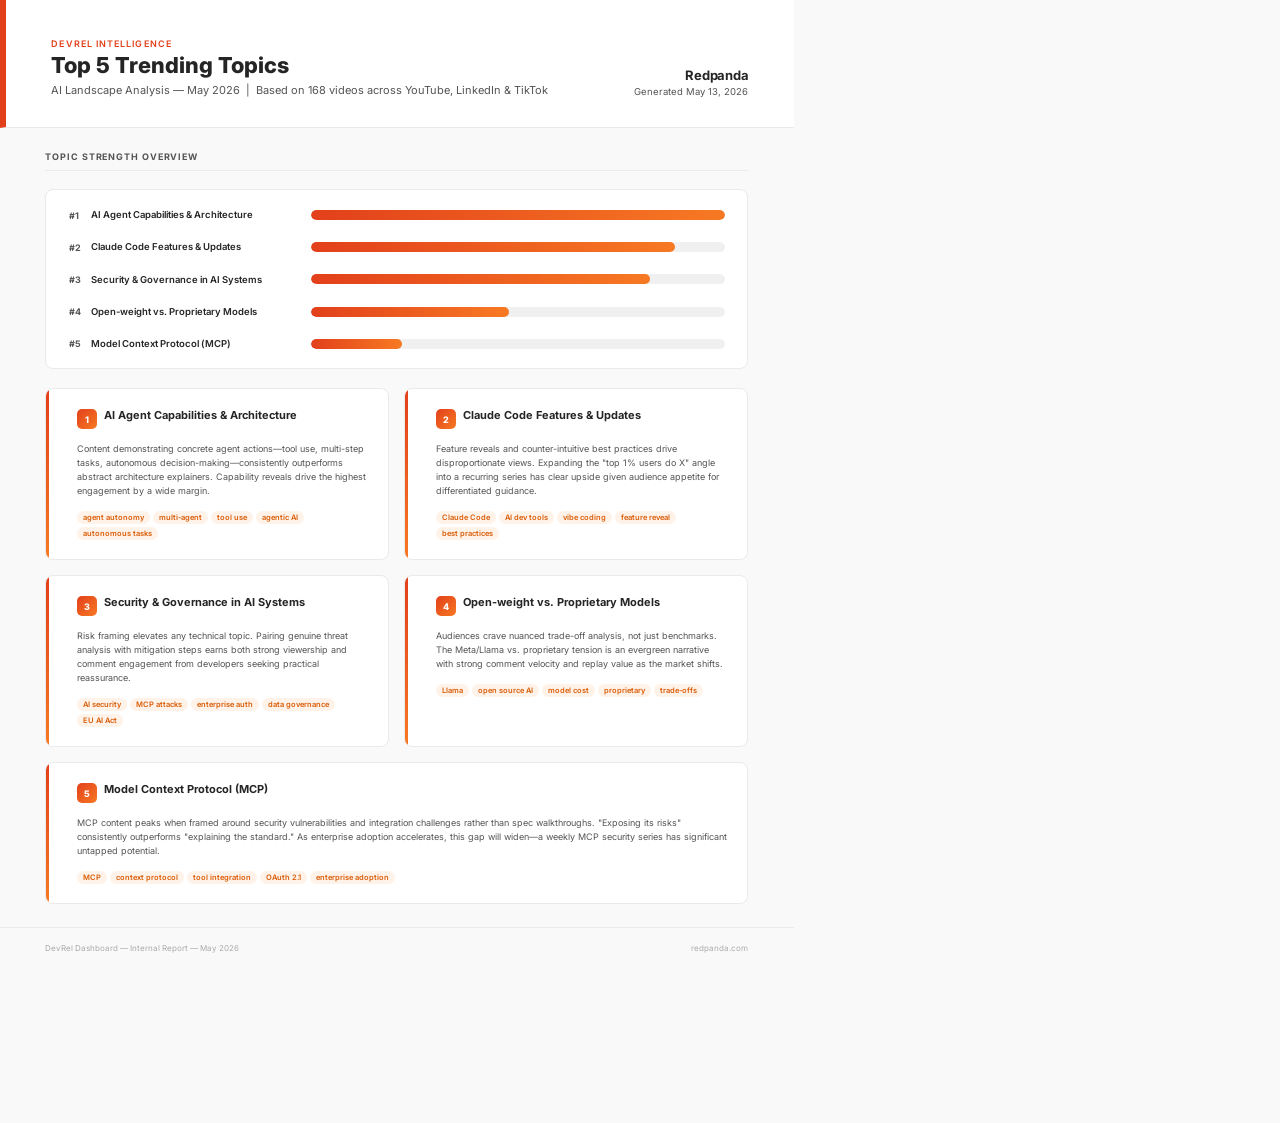
<file: trending_topics_report.html>
<!DOCTYPE html>
<html lang="en">
<head>
  <meta charset="UTF-8">
  <meta name="viewport" content="width=device-width, initial-scale=1.0">
  <title>Top 5 Trending Topics — AI Landscape Analysis</title>
  <style>
    @import url('https://fonts.googleapis.com/css2?family=Inter:wght@400;500;600;700;800&display=swap');

    *, *::before, *::after { box-sizing: border-box; margin: 0; padding: 0; }

    :root {
      --bg:        #F9F9F9;
      --card-bg:   #FFFFFF;
      --red:       #E2401B;
      --orange:    #F77923;
      --text:      #252525;
      --sub:       #545454;
      --border:    #EAEAEA;
      --pill-bg:   #FEF2E9;
      --pill-text: #DA5D08;
    }

    @page {
      size: A4;
      margin: 0;
    }

    html, body {
      width: 210mm;
      background: var(--bg);
      font-family: 'Inter', system-ui, sans-serif;
      color: var(--text);
      -webkit-print-color-adjust: exact;
      print-color-adjust: exact;
    }

    .page {
      width: 210mm;
      min-height: 297mm;
      padding: 0 0 8mm 0;
      background: var(--bg);
    }

    /* ── HEADER ───────────────────────────────── */
    .header {
      background: var(--card-bg);
      border-left: 6px solid var(--red);
      padding: 10mm 12mm 8mm 12mm;
      display: flex;
      justify-content: space-between;
      align-items: flex-end;
      border-bottom: 1px solid var(--border);
    }

    .header-eyebrow {
      font-size: 9px;
      font-weight: 600;
      letter-spacing: 0.12em;
      text-transform: uppercase;
      color: var(--red);
      margin-bottom: 4px;
    }

    .header-title {
      font-size: 22px;
      font-weight: 800;
      color: var(--text);
      line-height: 1.15;
    }

    .header-subtitle {
      font-size: 11px;
      font-weight: 400;
      color: var(--sub);
      margin-top: 5px;
    }

    .header-right { text-align: right; }

    .header-logo {
      font-size: 13px;
      font-weight: 700;
      color: var(--text);
      letter-spacing: -0.02em;
    }

    .header-date {
      font-size: 9.5px;
      color: var(--sub);
      margin-top: 3px;
    }

    /* ── CHART SECTION ────────────────────────── */
    .section {
      padding: 6mm 12mm 0 12mm;
    }

    .section-label {
      font-size: 9px;
      font-weight: 700;
      letter-spacing: 0.1em;
      text-transform: uppercase;
      color: var(--sub);
      margin-bottom: 5mm;
      padding-bottom: 2mm;
      border-bottom: 1px solid var(--border);
    }

    .chart-wrap {
      background: var(--card-bg);
      border: 1px solid var(--border);
      border-radius: 8px;
      padding: 5mm 6mm;
    }

    .chart-row {
      display: flex;
      align-items: center;
      margin-bottom: 5.5mm;
      gap: 8px;
    }

    .chart-row:last-child { margin-bottom: 0; }

    .chart-rank {
      font-size: 9px;
      font-weight: 700;
      color: var(--sub);
      width: 14px;
      flex-shrink: 0;
    }

    .chart-label {
      font-size: 9.5px;
      font-weight: 600;
      color: var(--text);
      width: 56mm;
      flex-shrink: 0;
      line-height: 1.2;
    }

    .chart-bar-track {
      flex: 1;
      height: 10px;
      background: #F0F0F0;
      border-radius: 999px;
      overflow: hidden;
    }

    .chart-bar {
      height: 100%;
      border-radius: 999px;
      background: linear-gradient(90deg, var(--red), var(--orange));
    }

    /* ── CARDS GRID ───────────────────────────── */
    .cards-grid {
      display: flex;
      flex-wrap: wrap;
      gap: 4mm;
      padding: 5mm 12mm 0 12mm;
    }

    .card {
      background: var(--card-bg);
      border: 1px solid var(--border);
      border-radius: 8px;
      padding: 5mm 5mm 5mm 8mm;
      position: relative;
      overflow: hidden;
      width: calc(50% - 2mm);
    }

    .card::before {
      content: '';
      position: absolute;
      top: 0; left: 0;
      width: 3px;
      height: 100%;
      background: linear-gradient(180deg, var(--red), var(--orange));
    }

    .card-full {
      width: 100%;
    }

    .card-header {
      display: flex;
      align-items: flex-start;
      gap: 7px;
      margin-bottom: 3.5mm;
    }

    .rank-badge {
      width: 20px;
      height: 20px;
      border-radius: 5px;
      background: linear-gradient(135deg, var(--red), var(--orange));
      color: #fff;
      font-size: 9px;
      font-weight: 800;
      display: flex;
      align-items: center;
      justify-content: center;
      flex-shrink: 0;
      margin-top: 1px;
    }

    .card-title {
      font-size: 11px;
      font-weight: 700;
      color: var(--text);
      line-height: 1.3;
    }

    .card-insight {
      font-size: 9px;
      color: var(--sub);
      line-height: 1.55;
      margin-bottom: 3.5mm;
    }

    .pills {
      display: flex;
      flex-wrap: wrap;
      gap: 3px;
    }

    .pill {
      background: var(--pill-bg);
      color: var(--pill-text);
      font-size: 7.5px;
      font-weight: 600;
      padding: 2px 6px;
      border-radius: 999px;
    }

    /* ── FOOTER ───────────────────────────────── */
    .footer {
      padding: 4mm 12mm 0 12mm;
      display: flex;
      justify-content: space-between;
      align-items: center;
      border-top: 1px solid var(--border);
      margin-top: 6mm;
    }

    .footer-left, .footer-right {
      font-size: 8px;
      color: #AAAAAA;
    }

    @media print {
      html, body { background: var(--bg); }
      .page { page-break-after: always; }
    }
  </style>
</head>
<body>
<div class="page">

  <!-- HEADER -->
  <div class="header">
    <div class="header-left">
      <div class="header-eyebrow">DevRel Intelligence</div>
      <div class="header-title">Top 5 Trending Topics</div>
      <div class="header-subtitle">AI Landscape Analysis &mdash; May 2026 &nbsp;|&nbsp; Based on 168 videos across YouTube, LinkedIn &amp; TikTok</div>
    </div>
    <div class="header-right">
      <div class="header-logo">Redpanda</div>
      <div class="header-date">Generated May 13, 2026</div>
    </div>
  </div>

  <!-- OVERVIEW CHART -->
  <div class="section" style="padding-top:6mm;">
    <div class="section-label">Topic Strength Overview</div>
    <div class="chart-wrap">

      <div class="chart-row">
        <div class="chart-rank">#1</div>
        <div class="chart-label">AI Agent Capabilities &amp; Architecture</div>
        <div class="chart-bar-track"><div class="chart-bar" style="width:100%"></div></div>
      </div>

      <div class="chart-row">
        <div class="chart-rank">#2</div>
        <div class="chart-label">Claude Code Features &amp; Updates</div>
        <div class="chart-bar-track"><div class="chart-bar" style="width:88%"></div></div>
      </div>

      <div class="chart-row">
        <div class="chart-rank">#3</div>
        <div class="chart-label">Security &amp; Governance in AI Systems</div>
        <div class="chart-bar-track"><div class="chart-bar" style="width:82%"></div></div>
      </div>

      <div class="chart-row">
        <div class="chart-rank">#4</div>
        <div class="chart-label">Open-weight vs. Proprietary Models</div>
        <div class="chart-bar-track"><div class="chart-bar" style="width:48%"></div></div>
      </div>

      <div class="chart-row">
        <div class="chart-rank">#5</div>
        <div class="chart-label">Model Context Protocol (MCP)</div>
        <div class="chart-bar-track"><div class="chart-bar" style="width:22%"></div></div>
      </div>

    </div>
  </div>

  <!-- TOPIC CARDS -->
  <div class="cards-grid">

    <!-- Card 1 -->
    <div class="card">
      <div class="card-header">
        <div class="rank-badge">1</div>
        <div class="card-title">AI Agent Capabilities &amp; Architecture</div>
      </div>
      <div class="card-insight">
        Content demonstrating concrete agent actions&mdash;tool use, multi-step tasks, autonomous decision-making&mdash;consistently outperforms abstract architecture explainers. Capability reveals drive the highest engagement by a wide margin.
      </div>
      <div class="pills">
        <span class="pill">agent autonomy</span>
        <span class="pill">multi-agent</span>
        <span class="pill">tool use</span>
        <span class="pill">agentic AI</span>
        <span class="pill">autonomous tasks</span>
      </div>
    </div>

    <!-- Card 2 -->
    <div class="card">
      <div class="card-header">
        <div class="rank-badge">2</div>
        <div class="card-title">Claude Code Features &amp; Updates</div>
      </div>
      <div class="card-insight">
        Feature reveals and counter-intuitive best practices drive disproportionate views. Expanding the "top 1% users do X" angle into a recurring series has clear upside given audience appetite for differentiated guidance.
      </div>
      <div class="pills">
        <span class="pill">Claude Code</span>
        <span class="pill">AI dev tools</span>
        <span class="pill">vibe coding</span>
        <span class="pill">feature reveal</span>
        <span class="pill">best practices</span>
      </div>
    </div>

    <!-- Card 3 -->
    <div class="card">
      <div class="card-header">
        <div class="rank-badge">3</div>
        <div class="card-title">Security &amp; Governance in AI Systems</div>
      </div>
      <div class="card-insight">
        Risk framing elevates any technical topic. Pairing genuine threat analysis with mitigation steps earns both strong viewership and comment engagement from developers seeking practical reassurance.
      </div>
      <div class="pills">
        <span class="pill">AI security</span>
        <span class="pill">MCP attacks</span>
        <span class="pill">enterprise auth</span>
        <span class="pill">data governance</span>
        <span class="pill">EU AI Act</span>
      </div>
    </div>

    <!-- Card 4 -->
    <div class="card">
      <div class="card-header">
        <div class="rank-badge">4</div>
        <div class="card-title">Open-weight vs. Proprietary Models</div>
      </div>
      <div class="card-insight">
        Audiences crave nuanced trade-off analysis, not just benchmarks. The Meta/Llama vs. proprietary tension is an evergreen narrative with strong comment velocity and replay value as the market shifts.
      </div>
      <div class="pills">
        <span class="pill">Llama</span>
        <span class="pill">open source AI</span>
        <span class="pill">model cost</span>
        <span class="pill">proprietary</span>
        <span class="pill">trade-offs</span>
      </div>
    </div>

    <!-- Card 5 — full width -->
    <div class="card card-full">
      <div class="card-header">
        <div class="rank-badge">5</div>
        <div class="card-title">Model Context Protocol (MCP)</div>
      </div>
      <div class="card-insight">
        MCP content peaks when framed around security vulnerabilities and integration challenges rather than spec walkthroughs. "Exposing its risks" consistently outperforms "explaining the standard." As enterprise adoption accelerates, this gap will widen&mdash;a weekly MCP security series has significant untapped potential.
      </div>
      <div class="pills">
        <span class="pill">MCP</span>
        <span class="pill">context protocol</span>
        <span class="pill">tool integration</span>
        <span class="pill">OAuth 2.1</span>
        <span class="pill">enterprise adoption</span>
      </div>
    </div>

  </div>

  <!-- FOOTER -->
  <div class="footer">
    <div class="footer-left">DevRel Dashboard &mdash; Internal Report &mdash; May 2026</div>
    <div class="footer-right">redpanda.com</div>
  </div>

</div>
</body>
</html>
</file>
